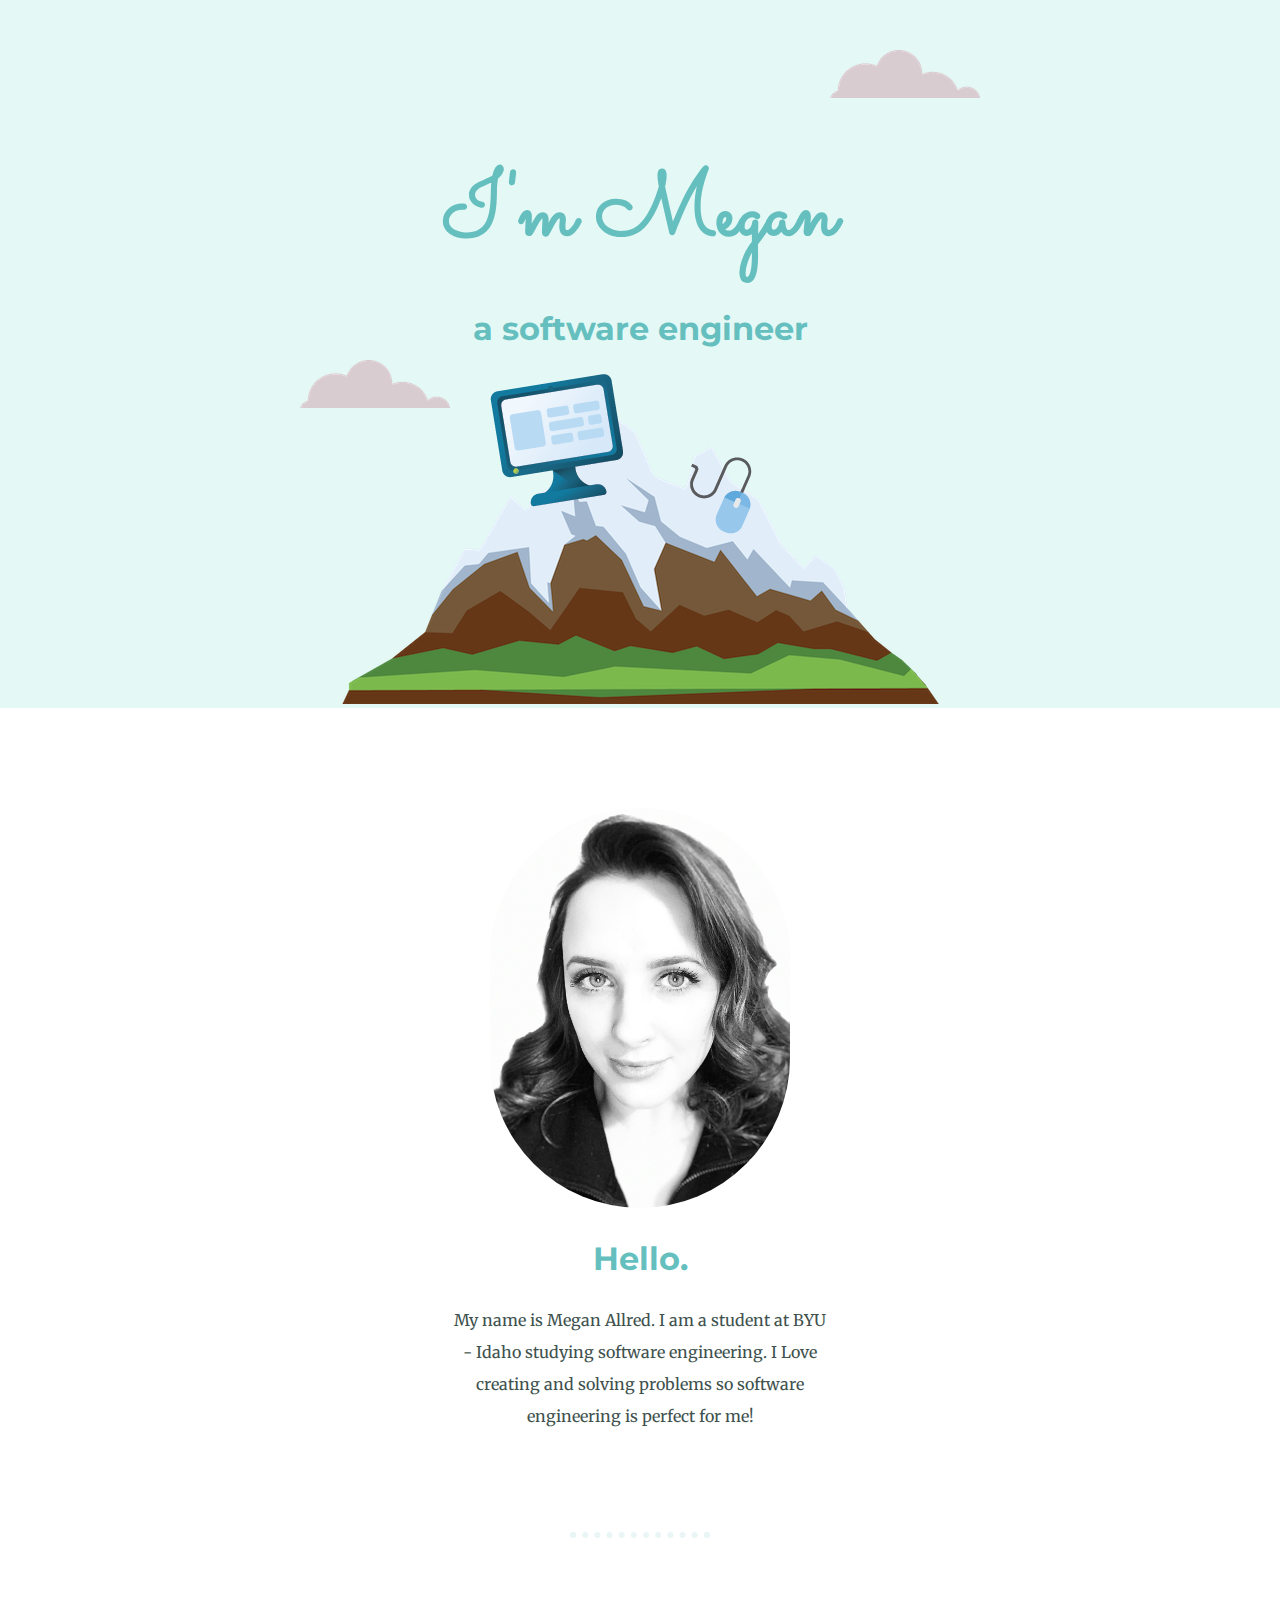
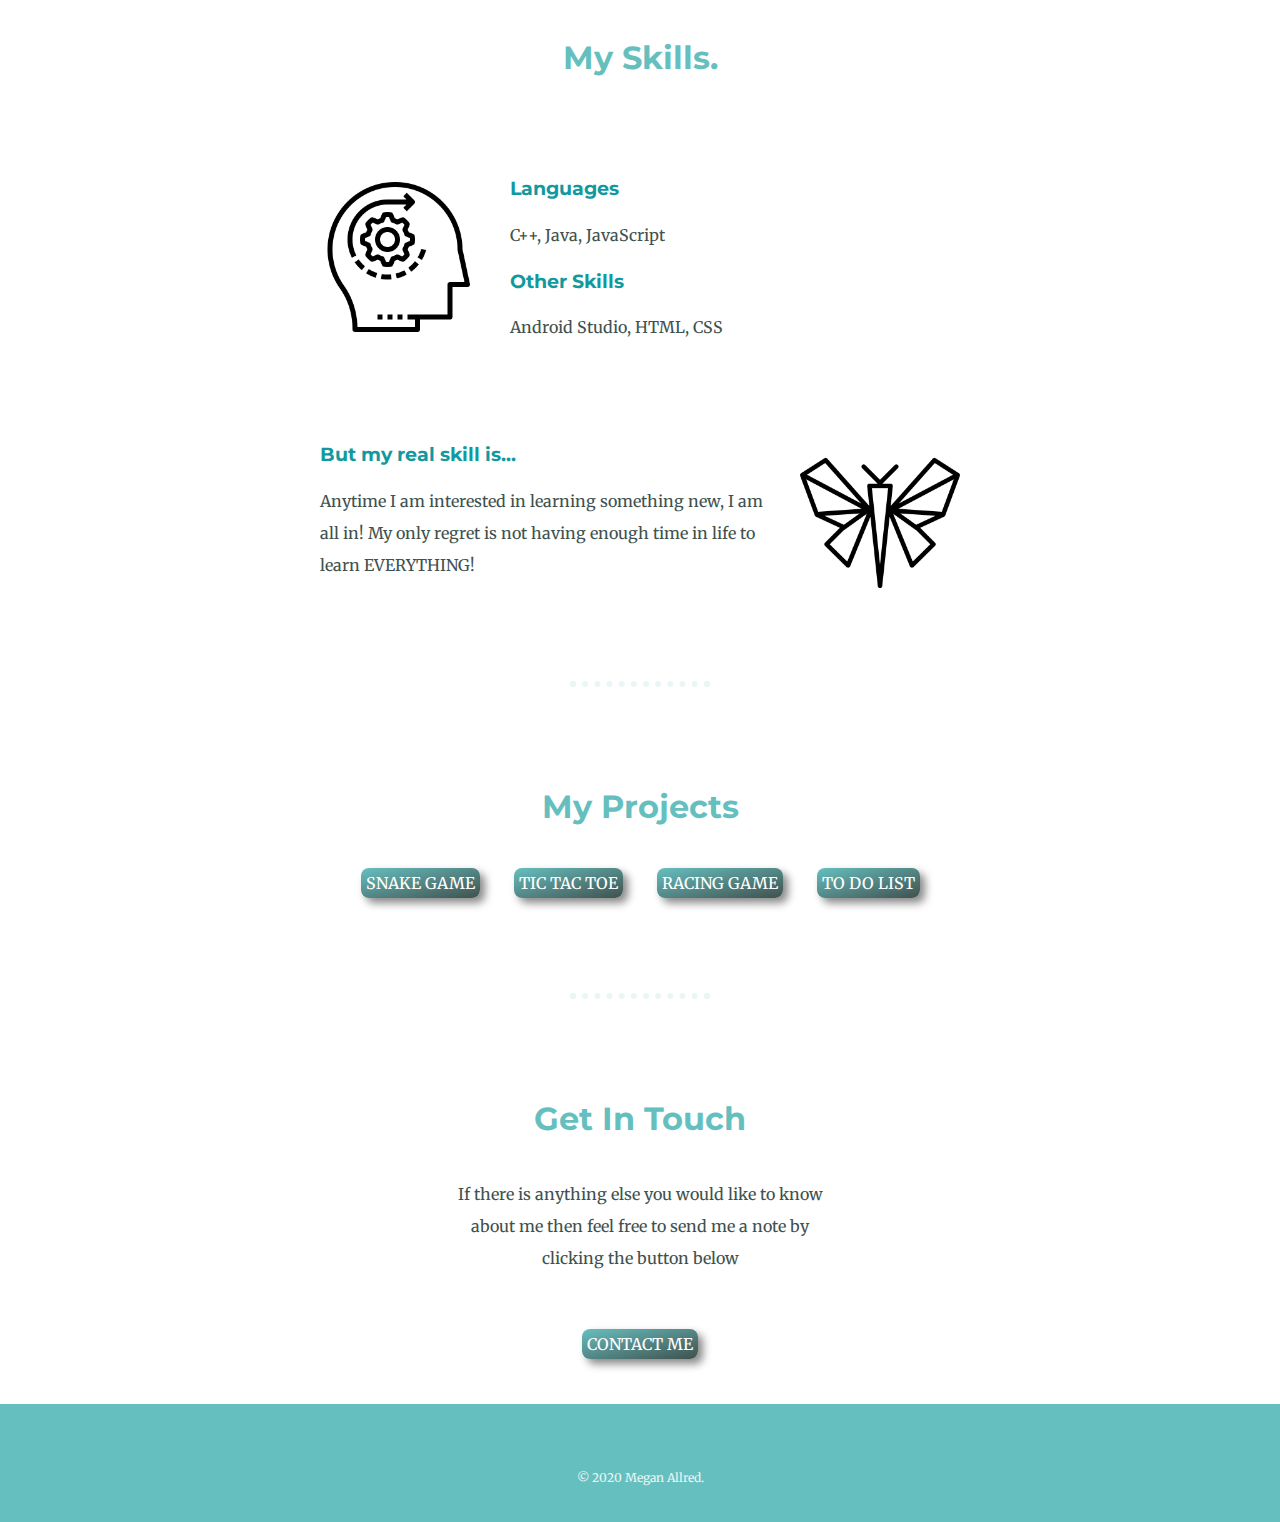
<file: index.html>
<!DOCTYPE html>
<html lang="en" dir="ltr">
  <head>
    <meta charset="utf-8">
    <title>Megan Allred</title>
    <link rel="stylesheet" href="css/styles.css">
    <link rel="shortcut icon" href="favicon.ico">
    <link href="https://fonts.googleapis.com/css2?family=Merriweather:wght@300&family=Montserrat:wght@300&family=Sacramento&display=swap" rel="stylesheet">
  </head>
  <body>
    <div class="topSquare">
      <img class="top-cloud" src="images/cloud.png" alt="cloud image">
      <h1>I'm Megan</h1>
      <h2>a software engineer</h2>
      <img class="bottom-cloud" src="images/cloud.png" alt="cloud image">
      <img src="images/compMtn.png" alt="mountain image">
    </div>
    <div class="middle-container">
    <div class="profile">
      <img class="profilePic" src="images/IMG_2246.jpg" alt="Picture of Megan" height="400px">
      <h2>Hello.</h2>
      <p class="intro">My name is Megan Allred. I am a student at BYU - Idaho studying software engineering.
        I Love creating and solving problems so software engineering is perfect for me!</p>
    </div>
    <hr>
    <div class="skills">
      <h2>My Skills.</h2>
      <div class="skill-row">
        <img class="iconSkills" src="images/skill.png" alt="">
        <h3>Languages</h3>
        <p>C++, Java, JavaScript</p>
        <h3>Other Skills</h3>
        <p>Android Studio, HTML, CSS</p>
      </div>

      <div class="skill-row">
        <img class="iconButterfly" src="images/origami.png" alt="">
        <h3>But my real skill is...</h3>
        <p>Anytime I am interested in learning something new, I am all in!
           My only regret is not having enough time in life to learn EVERYTHING!</p>
      </div>
    </div>
    <hr>

    <div class="class-work">
      <h2>My Projects</h2>
      <br>
      <a class="btn" href="MegansPortfolio/SnakeGame/snake.html">SNAKE GAME</a>
      <a class="btn" href="MegansPortfolio/tictactoe/tictactoe.html">TIC TAC TOE</a>
      <a class="btn" href="MegansPortfolio/canvas/race.html">RACING GAME</a>
      <a class="btn" href="MegansPortfolio/todoAgain/todo.html">TO DO LIST</a>
    </div>

    <hr>
    <div class="contact-me">
      <h2>Get In Touch</h2>
      <p class="contact-message">If there is anything else you would like to know about me then feel free to send me a note by clicking the button below</p>
      <a class="btn" href="mailto:meg21allred@gmail.com">CONTACT ME</a>
    </div>
  </div>


  <div class="bottom-container">

    <p class="copyright">© 2020 Megan Allred.</p>
  </div>

  </body>
</html>
</file>
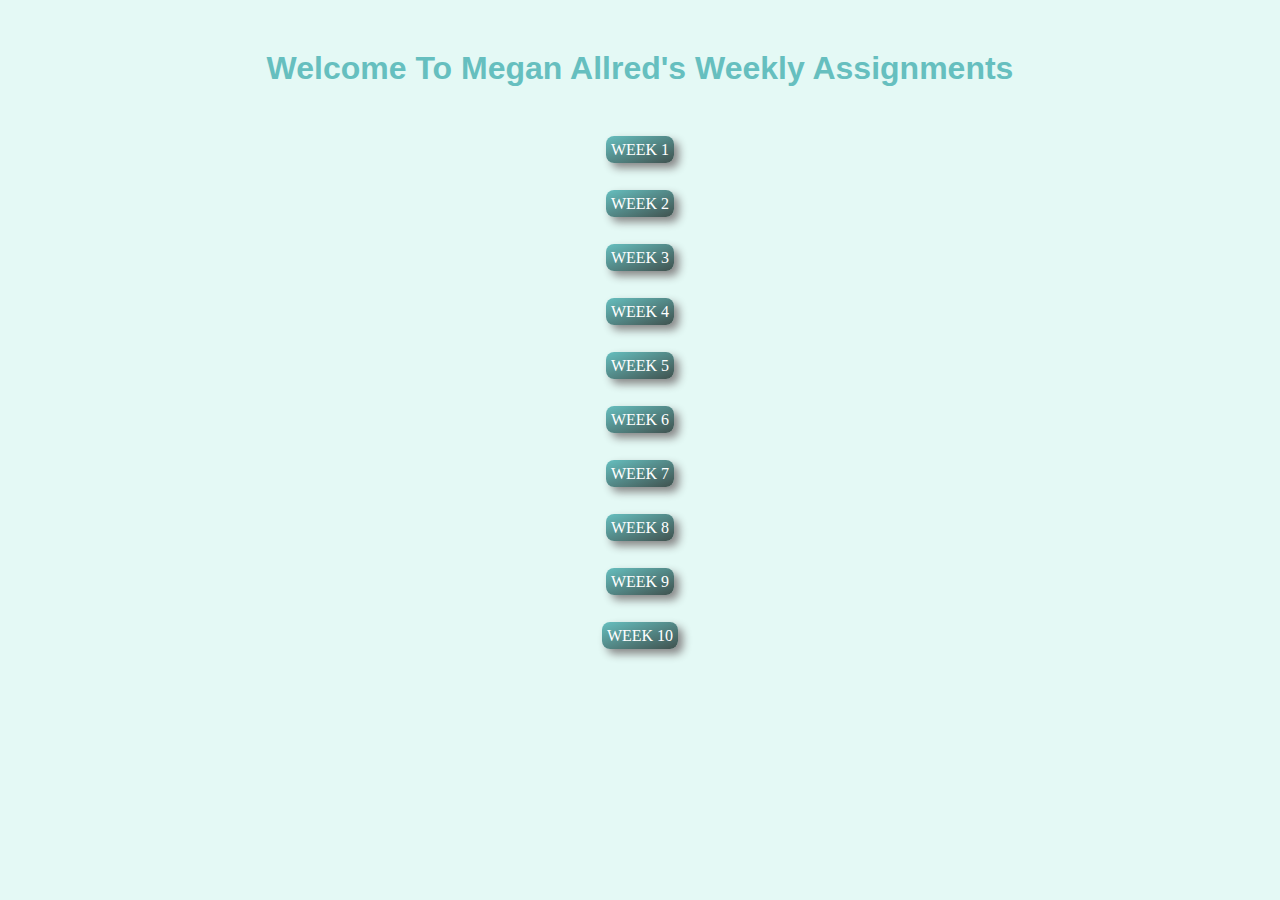
<file: MegansPortfolio/index.html>
<!DOCTYPE html>
<html lang="en">
     <head>
        <meta charset="UTF-8">
        <meta name="veiwport" content="width=device-width, initial-scale=1.0">
        <title>Portfolio</title>
        <style>
            body {
                background-color: #E4F9F5;
            }
            
            h1 {
                font-size: 2rem;
                margin-top: 50px;
                margin-bottom: 0;
                font-family: 'Montserrat', sans-serif;
                color:  #66BFBF;
            }

            .btn {
                padding: 5px;
                color: white;
                border-radius: 8px;
                text-decoration: none;
                background-image: linear-gradient(to bottom right, #66BFBF, #40514E);
                box-shadow: 5px 5px 8px #888888;
                font-family:'Merriweather', serif;
                
             }

             .btn:hover {
                background-image: linear-gradient(to bottom right, #99BFBF, #40514E);
            }
        </style>
    </head>
<body>

    <center>
        <h1>Welcome To Megan Allred's Weekly Assignments</h1>
        <br><br><br>
    <a class="btn" href="week1/index.html">WEEK 1</a>
    <br><br><br>
    <a class="btn" href="week2/index.html">WEEK 2</a>
    <br><br><br>
    <a class="btn" href="week3/index3.html">WEEK 3</a>
    <br><br><br>
    <a class="btn" href="week4/index4.html">WEEK 4</a>
    <br><br><br>
    <a class="btn" href="week5/index5.html">WEEK 5</a>
    <br><br><br>
    <a class="btn" href="week6/index6.html">WEEK 6</a>
    <br><br><br>
    <a class="btn" href="week7/index7.html">WEEK 7</a>
    <br><br><br>
    <a class="btn" href="week8/index8.html">WEEK 8</a>
    <br><br><br>
    <a class="btn" href="week9/index9.html">WEEK 9</a>
    <br><br><br>
    <a class="btn" href="week10/index10.html">WEEK 10</a>
    </center>
    

</body>
</html>
</file>
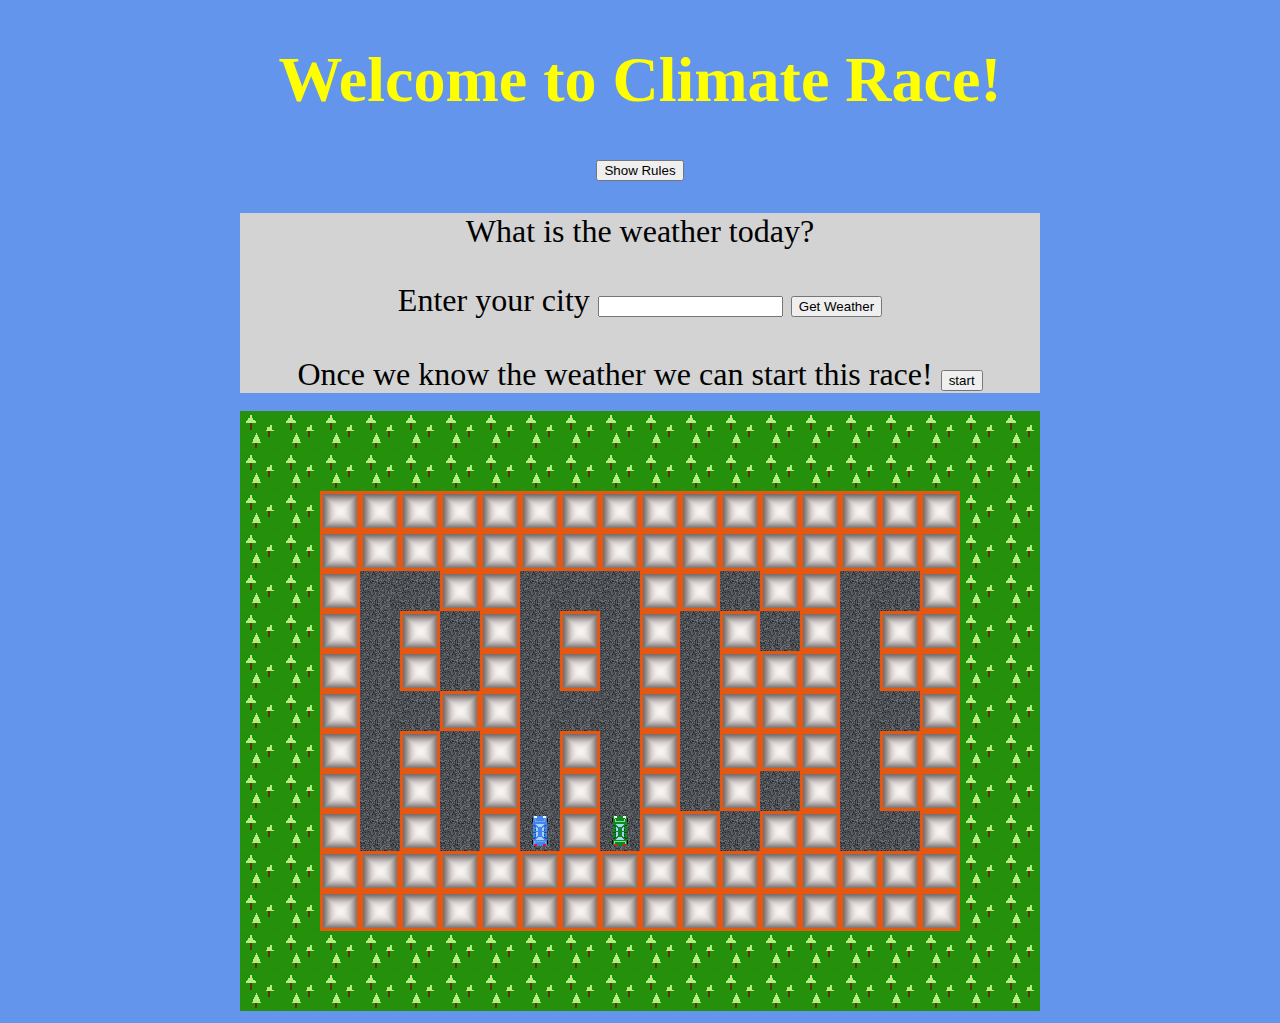
<file: MegansPortfolio/canvas/race.html>
<!DOCTYPE html>
<html lang="en">
<head>
    <meta charset="UTF-8">
    <meta name="viewport" content="width=device-width, initial-scale=1.0">
    <title>Document</title>
    <style>
        body {
            background-color: cornflowerblue;
        }
        #playAgainBtn {
            display: none;
        }
        
        #pickTrack {
            background-color: lightgray;
            width: 800px;
            font-size: 2em;
        }
        #hideRules {
            display: none;
        }
        #rules {
            background-color: lightgray;
            width: 800px;
            font-size: 1.3em;
            display: none;
        }
        h1 {
            font-size: 4em;
            color: yellow;
        }
        .winner {
            background-color: rgb(54, 81, 233);
            color: rgb(41, 204, 41);
            font-size: 4em;
            width: 600px;

        }
        #weatherDiv {
            color:navy;
        }
    </style>
</head>
<body>
    
    <center>
        <div id="welcome">
            <h1>Welcome to Climate Race!</h1>
            <div id="rules">
                <p>
                    Enter a city to get the weather and when you start, 
                    <br> a track will be loaded based on the climate of that city
                    <br>
                    <b>Keys:</b><br> Green car AKA "Green Machine": Arrow keys
                        <br> Blue car AKA "Blue Storm": up = "w" down = "s" right = "a" left = "d"
                        <br> First car to the finish line wins! 
                        <br> Watch out for sticky mud and slippery puddles...
                    </p>
            </div>
            <button id="showRules" onclick="showRules()">Show Rules</button>
            <button id="hideRules" onclick="hideRules()">Hide Rules</button>
        </div>
        <div id="pickTrack">
            <p>What is the weather today?</p>
            <label>Enter your city</label>
            <input id="city" type="text">
            <button id="weatherBtn">Get Weather</button>
            <div id="weatherDiv"></div>
            <br>
            <label for="">Once we know the weather we can start this race!</label>
            <button onclick="loadNewtrack()">start</button>
         </div>
         <div class="winner">
            
         </div>
         <button onclick="playAgain()" id="playAgainBtn">Play Again?</button>
         <br>
        <canvas id="gameCanvas" width="800" height="600"></canvas>
    </center>
    
    
    <script src="js/race.js"></script>
    <script src="js/car.js"></script>
    <script src="js/draw.js"></script>
    <script src="js/track.js"></script>
    <script src="js/weather.js"></script>
</body>
</html>
</file>
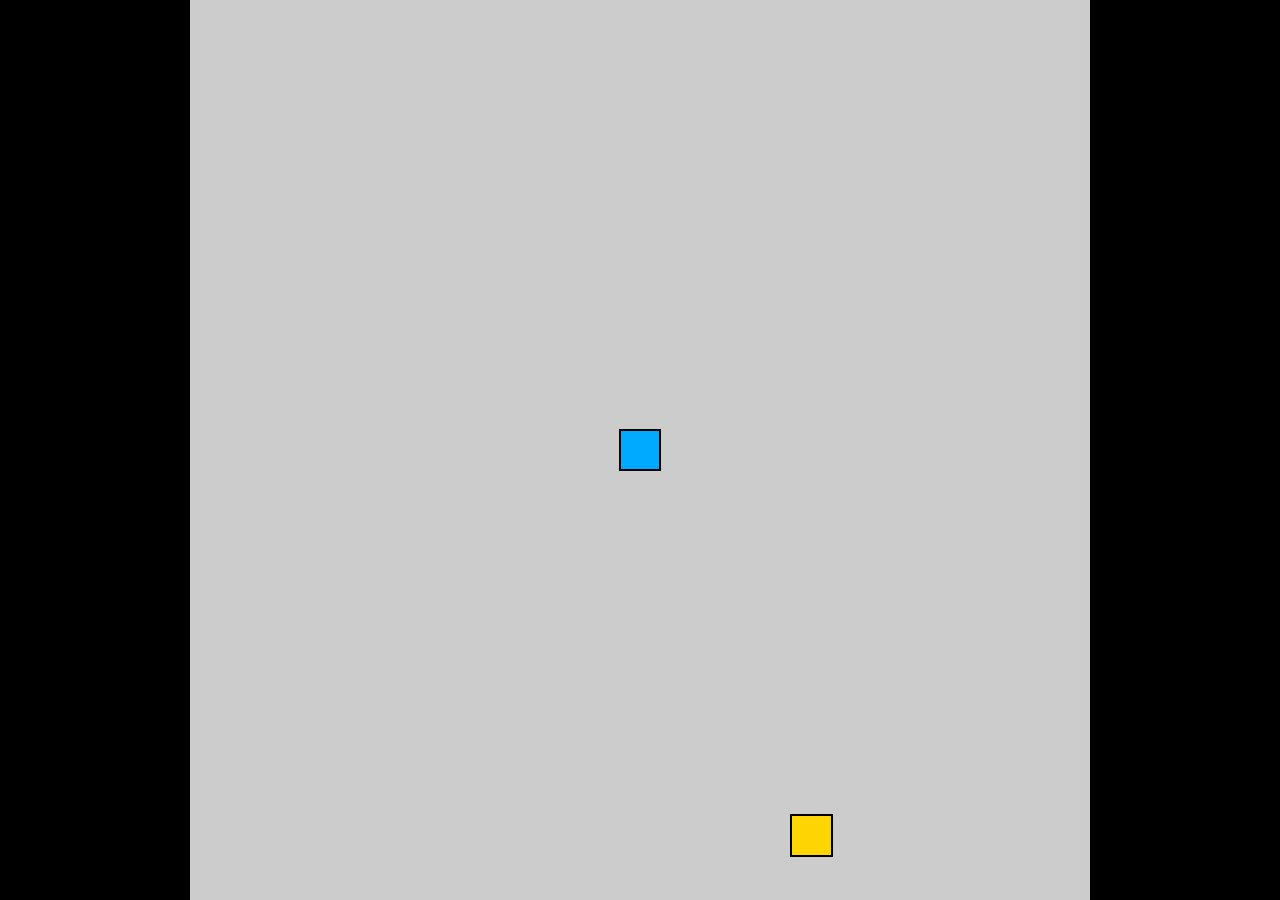
<file: MegansPortfolio/SnakeGame/snake.html>
<!DOCTYPE html>
<html lang="en">
<head>
    <meta charset="UTF-8">
    <meta name="viewport" content="width=device-width, initial-scale=1.0">
    <title>Snake</title>
    <style>
        body {
            height: 100vh;
            width: 100vw;
            display: flex;
            justify-content: center;
            align-items: center;
            margin: 0;
            background-color: black;
        }

        #game-board {
            background-color: #CCC;
            width: 100vmin;
            height: 100vmin;
            display: grid;
            grid-template-rows: repeat(21, 1fr);
            grid-template-columns: repeat(21, 1fr);
        }

        .snake {
            background-color: hsl(200, 100%, 50%);
            border: .25vmin solid black;
        }

        .food {
            background-color: hsl(50, 100%, 50%);
            border: .25vmin solid black;
        }

    </style>
    <script src="game.js" defer type="module"></script>
</head>
<body>
    <div id="game-board"></div>
    
</body>
</html>
</file>
<file: css/styles.css>
body {
  margin: 0;
  text-align: center;
  font-family:'Merriweather', serif;
  color: #40514E;
}

h1 {
  font-size: 5.625rem;
  margin-top: 50px;
  margin-bottom: 0;
  font-family: 'Sacramento', cursive;
  color:  #66BFBF;
}

h2 {
  font-family: 'Montserrat', sans-serif;
  font-size: 2rem;
  color:  #66BFBF;
}

h3 {
  font-family: 'Montserrat', sans-serif;
  color: #11999E;
}

p {
  line-height: 2;
}

hr {
  border: dotted #EAF6F6 6px;
  border-bottom: none;
  width: 10%;
  margin: 100px auto;
}

.topSquare {
  background-color: #E4F9F5;
  padding-top: 100px;
  position: relative;
}

.bottom-cloud {
  position: absolute;
  right: 300px;
  top: 50px;
}

.top-cloud {
  position: absolute;
  left: 300px;
  bottom: 300px;

}

.profilePic {
  margin-top: 100px;
  border-radius: 150px;
}


.intro {
  width: 30%;
  margin: auto;
}

.skill-row {
  width: 50%;
  margin: 100px auto;
  text-align: left;
}

.iconSkills {
  width: 25%;
  float: left;
  margin-right: 30px;
}

.iconButterfly {
  width: 25%;
  float: right;
  margin-left: 30px;
}

.class-work a{
  margin: 0 15px;
}

.contact-message {
  width: 30%;
  margin: 40px auto 60px;
}

.btn {
  padding: 5px;
  color: white;
  border-radius: 8px;
  text-decoration: none;
  background-image: linear-gradient(to bottom right, #66BFBF, #40514E);
  box-shadow: 5px 5px 8px #888888;
  font-family:'Merriweather', serif;
}

.btn:hover {
  background-image: linear-gradient(to bottom right, #99BFBF, #40514E);
}

.bottom-container {
  background-color: #66BFBF;
  margin-top: 50px;
  padding: 50px 0 20px;
}

.copyright {
  color: #EAF6F6;
  font-size: 0.75rem;
}
</file>
